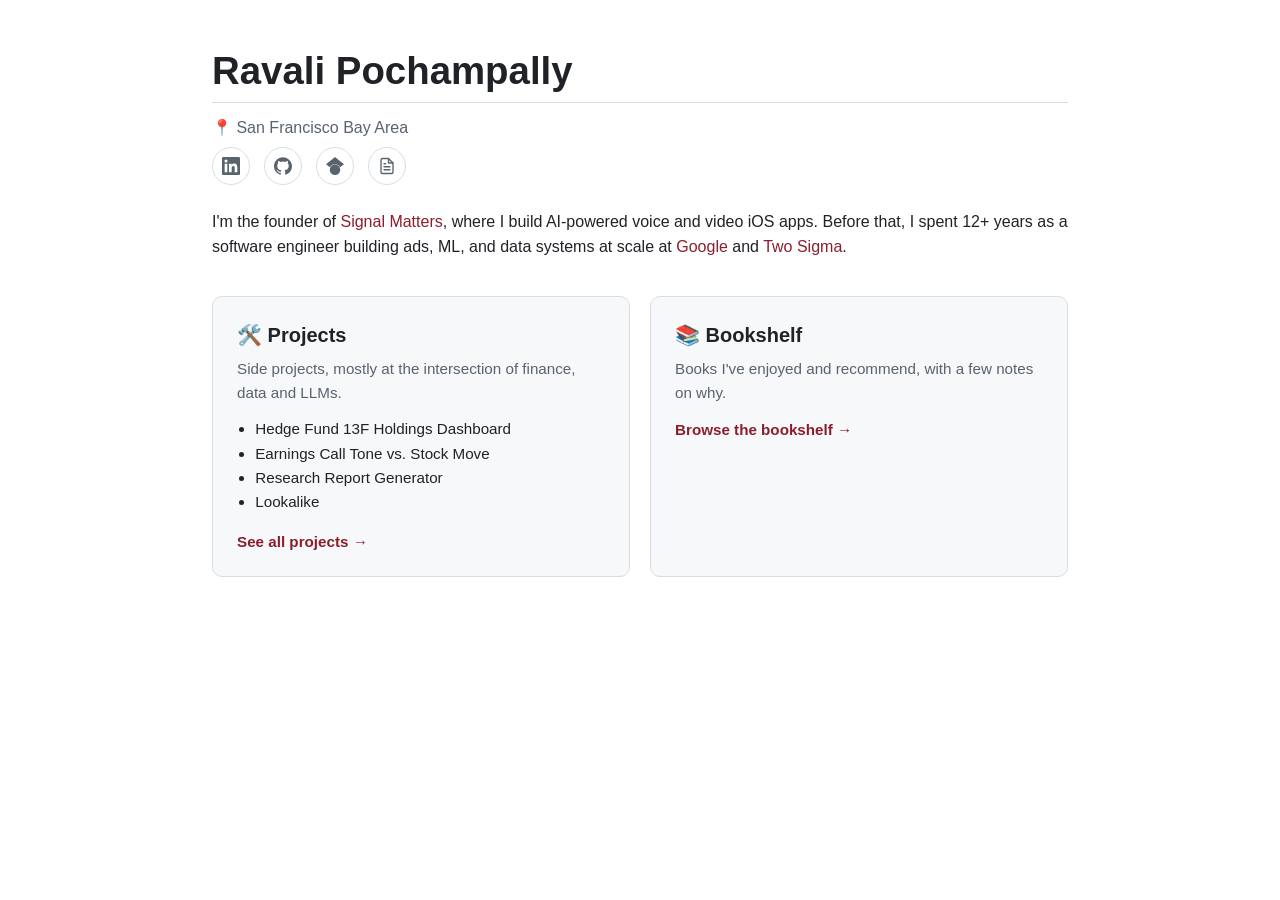
<file: index.html>
<!DOCTYPE html>
<html lang="en">
<head>
  <meta charset="utf-8">
  <meta name="viewport" content="width=device-width, initial-scale=1">
  <title>Ravali Pochampally · Software Engineer &amp; Founder of Signal Matters</title>
  <meta name="description" content="Ravali Pochampally is a software engineer and the founder of Signal Matters, building AI-powered voice and video iOS apps. Previously 12+ years at Google and Two Sigma building ads, ML, and data systems.">
  <meta name="author" content="Ravali Pochampally">
  <meta name="robots" content="index, follow">
  <link rel="canonical" href="https://ravalip.com/">
  <link rel="icon" href="favicon.svg" type="image/svg+xml">

  <!-- Link previews (LinkedIn, Slack, iMessage, X, etc.) -->
  <meta property="og:type" content="profile">
  <meta property="og:site_name" content="Ravali Pochampally">
  <meta property="og:title" content="Ravali Pochampally · Software Engineer &amp; Founder of Signal Matters">
  <meta property="og:description" content="Founder of Signal Matters, building AI-powered voice and video iOS apps. Previously 12+ years at Google and Two Sigma.">
  <meta property="og:url" content="https://ravalip.com/">
  <meta property="og:image" content="https://ravalip.com/images/og-card.png">
  <meta property="og:image:width" content="1200">
  <meta property="og:image:height" content="630">
  <meta property="og:image:alt" content="Ravali Pochampally · Software Engineer & Founder of Signal Matters">
  <meta property="profile:first_name" content="Ravali">
  <meta property="profile:last_name" content="Pochampally">
  <meta name="twitter:card" content="summary_large_image">
  <meta name="twitter:title" content="Ravali Pochampally · Software Engineer &amp; Founder of Signal Matters">
  <meta name="twitter:description" content="Founder of Signal Matters, building AI-powered voice and video iOS apps. Previously 12+ years at Google and Two Sigma.">
  <meta name="twitter:image" content="https://ravalip.com/images/og-card.png">

  <!-- Structured data: tells search engines this page is about a person, and which profiles are hers -->
  <script type="application/ld+json">
  {
    "@context": "https://schema.org",
    "@type": "ProfilePage",
    "url": "https://ravalip.com/",
    "mainEntity": {
      "@type": "Person",
      "@id": "https://ravalip.com/#person",
      "name": "Ravali Pochampally",
      "givenName": "Ravali",
      "familyName": "Pochampally",
      "url": "https://ravalip.com/",
      "jobTitle": "Founder & Software Engineer",
      "description": "Software engineer and founder of Signal Matters, building AI-powered voice and video iOS apps. Previously at Google and Two Sigma.",
      "worksFor": { "@type": "Organization", "name": "Signal Matters", "url": "https://www.signalmatter.ai/" },
      "alumniOf": [
        { "@type": "CollegeOrUniversity", "name": "University of Massachusetts Amherst" },
        { "@type": "CollegeOrUniversity", "name": "IIIT Hyderabad" }
      ],
      "homeLocation": { "@type": "Place", "name": "San Francisco Bay Area" },
      "knowsAbout": ["Software engineering", "Machine learning", "Ads systems", "Data systems", "LLMs", "iOS apps"],
      "sameAs": [
        "https://www.linkedin.com/in/rpoc",
        "https://github.com/rphere",
        "https://scholar.google.com/citations?user=MeEMOB8AAAAJ"
      ]
    }
  }
  </script>

  <link rel="stylesheet" href="css/site.css">
</head>
<body>
  <div class="page">
    <header>
      <h1>Ravali Pochampally</h1>
      <p class="location">📍 San Francisco Bay Area</p>
      <nav class="social" aria-label="Profiles">
        <a href="https://www.linkedin.com/in/rpoc" title="LinkedIn" aria-label="LinkedIn" rel="me">
          <svg viewBox="0 0 24 24" aria-hidden="true"><path d="M20.45 20.45h-3.55v-5.57c0-1.33-.03-3.04-1.85-3.04-1.85 0-2.14 1.45-2.14 2.94v5.67H9.35V9h3.41v1.56h.05c.48-.9 1.64-1.85 3.37-1.85 3.6 0 4.27 2.37 4.27 5.46v6.28zM5.34 7.43a2.06 2.06 0 1 1 0-4.13 2.06 2.06 0 0 1 0 4.13zM7.12 20.45H3.56V9h3.56v11.45zM22.22 0H1.77C.79 0 0 .77 0 1.73v20.54C0 23.23.79 24 1.77 24h20.45c.98 0 1.78-.77 1.78-1.73V1.73C24 .77 23.2 0 22.22 0z"/></svg>
        </a>
        <a href="https://github.com/rphere" title="GitHub" aria-label="GitHub" rel="me">
          <svg viewBox="0 0 24 24" aria-hidden="true"><path d="M12 .3a12 12 0 0 0-3.8 23.38c.6.12.83-.26.83-.57l-.02-2.04c-3.34.72-4.04-1.61-4.04-1.61-.55-1.39-1.34-1.76-1.34-1.76-1.09-.74.08-.73.08-.73 1.2.09 1.84 1.24 1.84 1.24 1.07 1.83 2.8 1.3 3.49 1 .11-.78.42-1.3.76-1.6-2.67-.3-5.47-1.33-5.47-5.93 0-1.31.47-2.38 1.24-3.22-.14-.3-.54-1.52.1-3.18 0 0 1-.32 3.3 1.23a11.5 11.5 0 0 1 6 0c2.28-1.55 3.29-1.23 3.29-1.23.64 1.66.24 2.88.12 3.18a4.65 4.65 0 0 1 1.23 3.22c0 4.61-2.8 5.63-5.48 5.92.42.36.81 1.1.81 2.22l-.01 3.29c0 .31.2.69.82.57A12 12 0 0 0 12 .3z"/></svg>
        </a>
        <a href="https://scholar.google.com/citations?user=MeEMOB8AAAAJ&amp;hl=en" title="Google Scholar" aria-label="Google Scholar" rel="me">
          <svg viewBox="0 0 24 24" aria-hidden="true"><path d="M5.24 13.77 0 9.5 12 0l12 9.5-5.24 4.27A7.47 7.47 0 0 0 12 9.5a7.47 7.47 0 0 0-6.76 4.27zM12 10a7 7 0 1 0 0 14 7 7 0 0 0 0-14z"/></svg>
        </a>
        <a href="Ravali_Pochampally_Resume.pdf" title="Resume (PDF)" aria-label="Resume (PDF)">
          <svg viewBox="0 0 24 24" aria-hidden="true" fill="none" stroke="currentColor" stroke-width="1.8" stroke-linecap="round" stroke-linejoin="round"><path d="M14 2H6a2 2 0 0 0-2 2v16a2 2 0 0 0 2 2h12a2 2 0 0 0 2-2V8z"/><path d="M14 2v6h6"/><path d="M8 13h8M8 17h8M8 9h2"/></svg>
        </a>
      </nav>
    </header>

    <main>
      <p class="lede">I'm the founder of <a href="https://www.signalmatter.ai/">Signal Matters</a>, where I build AI-powered voice and video iOS apps. Before that, I spent 12+ years as a software engineer building ads, ML, and data systems at scale at <a href="https://about.google/">Google</a> and <a href="https://www.twosigma.com/">Two Sigma</a>.</p>

      <div class="panels">
        <a class="panel" href="projects.html">
          <h2>🛠️ Projects</h2>
          <p>Side projects, mostly at the intersection of finance, data and LLMs.</p>
          <ul>
            <li>Hedge Fund 13F Holdings Dashboard</li>
            <li>Earnings Call Tone vs. Stock Move</li>
            <li>Research Report Generator</li>
            <li>Lookalike</li>
          </ul>
          <span class="go">See all projects →</span>
        </a>

        <a class="panel" href="bookshelf.html">
          <h2>📚 Bookshelf</h2>
          <p>Books I've enjoyed and recommend, with a few notes on why.</p>
          <span class="go">Browse the bookshelf →</span>
        </a>
      </div>
    </main>
  </div>
</body>
</html>
</file>
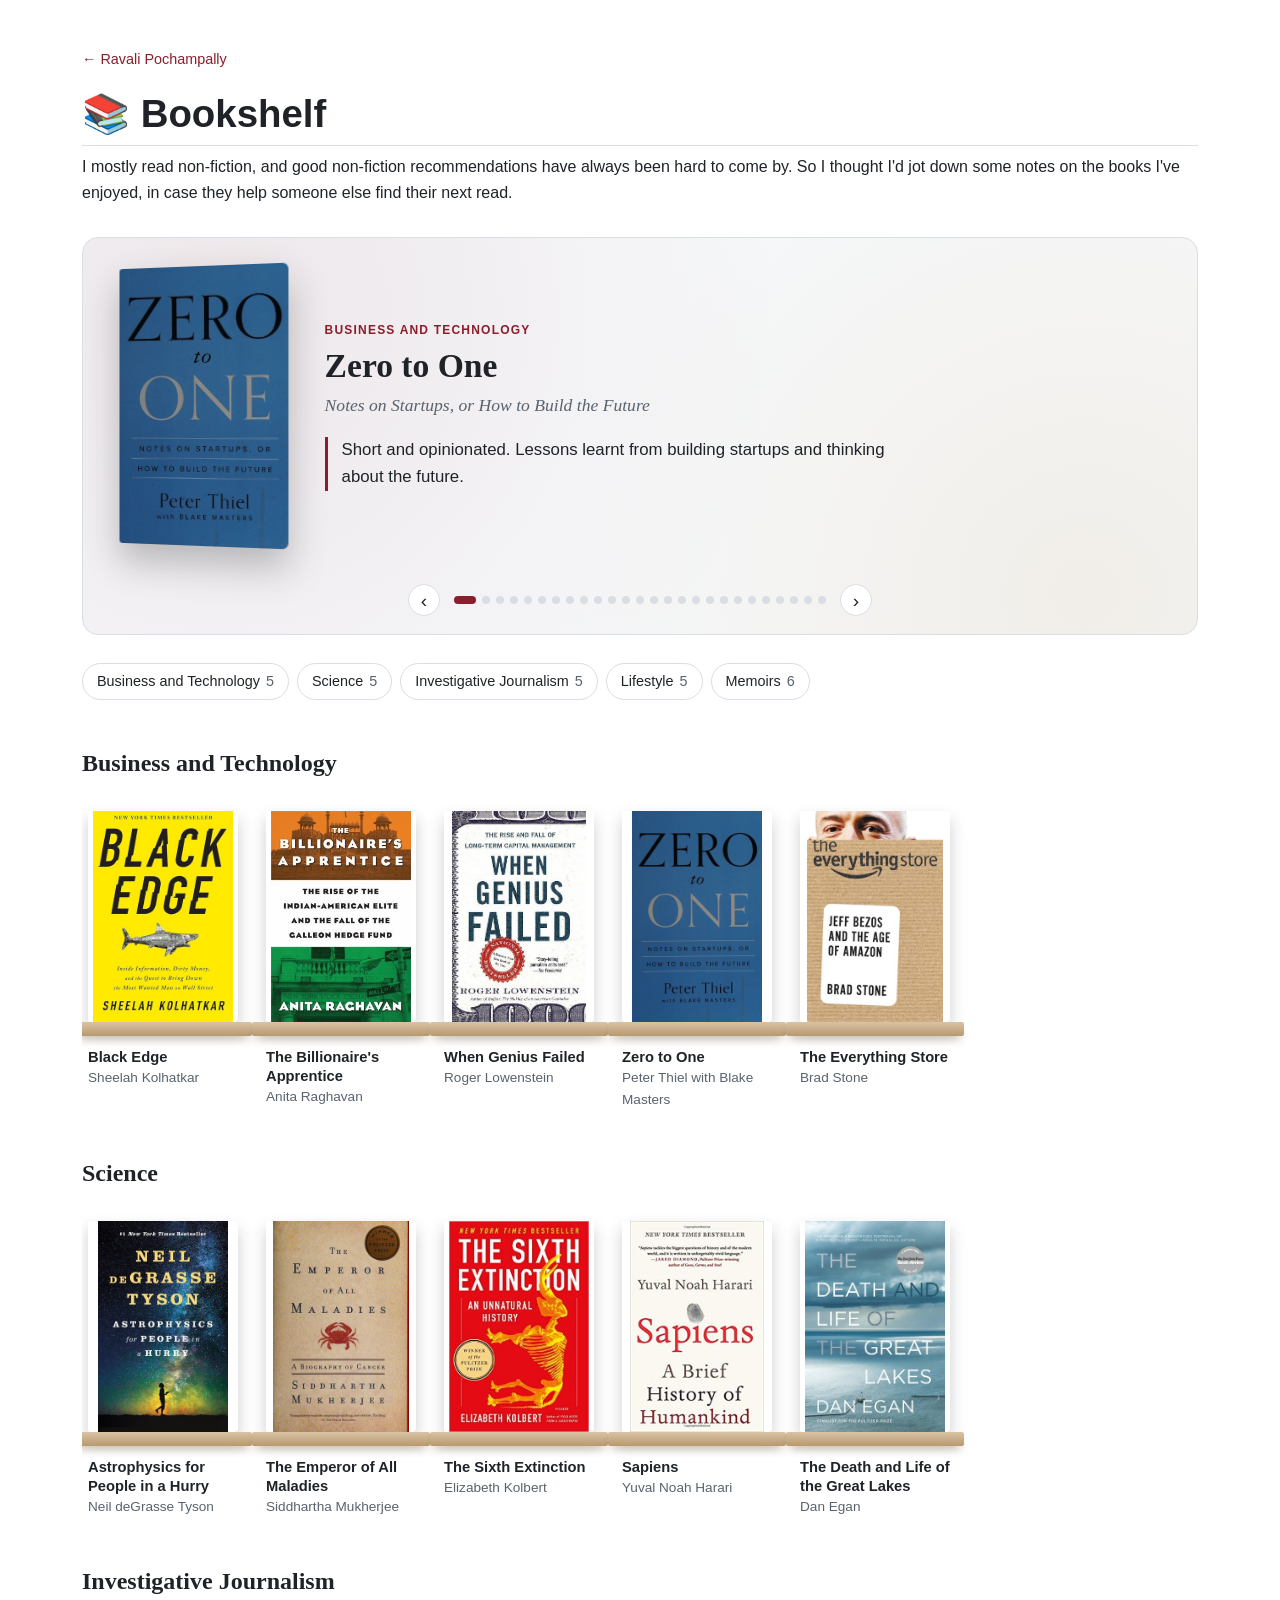
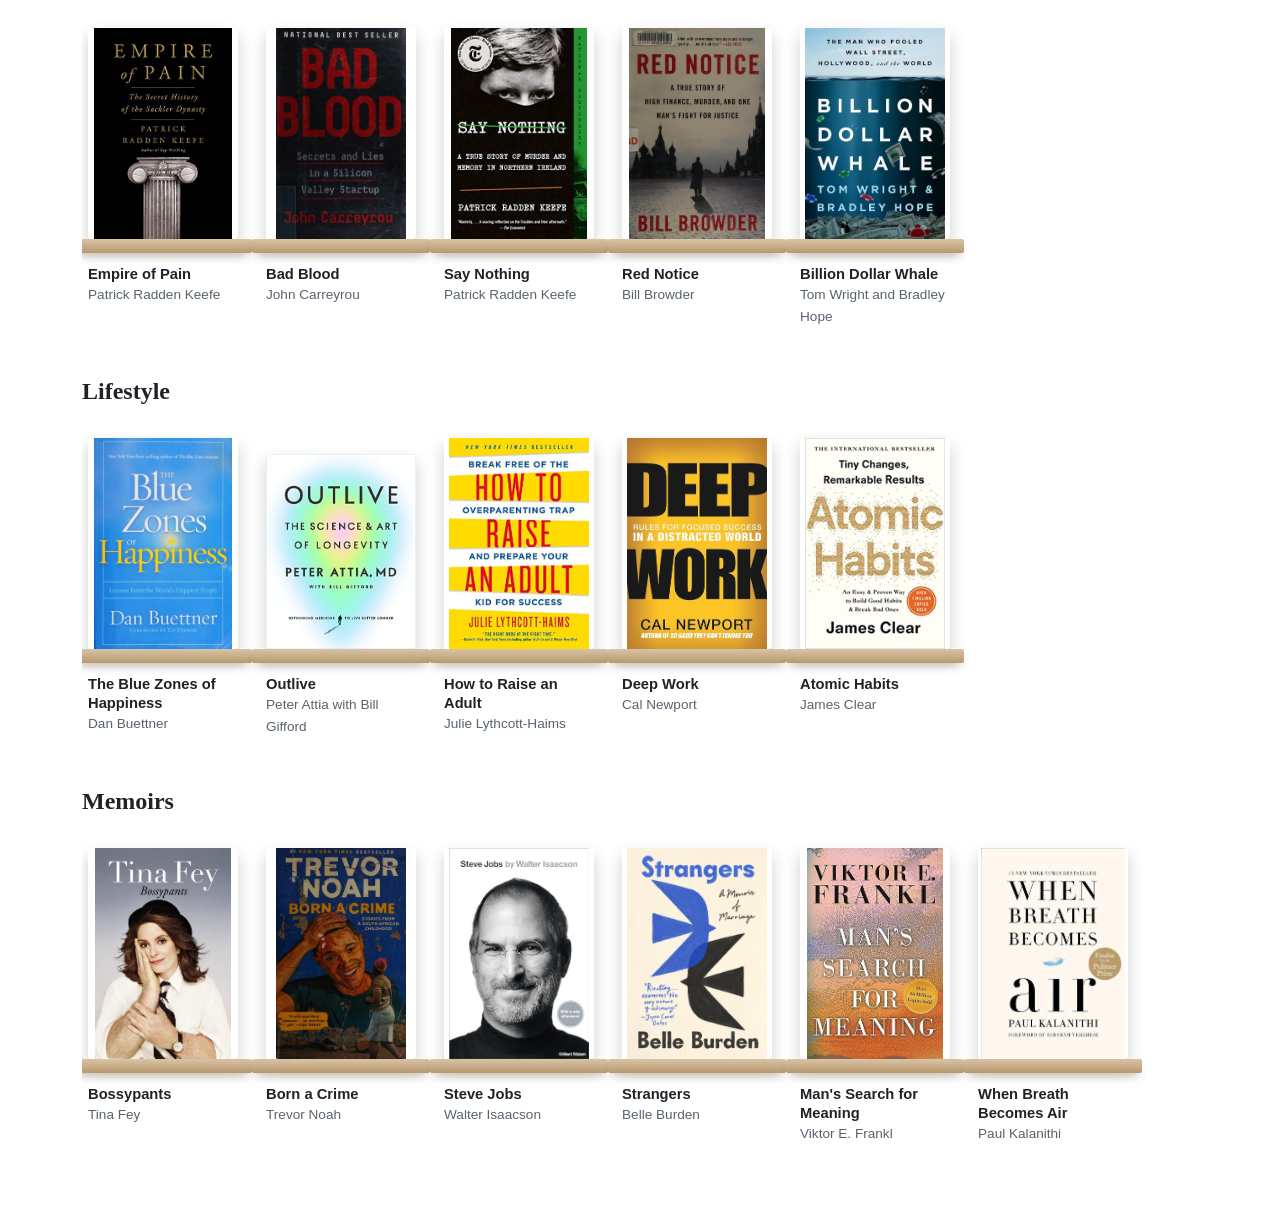
<file: bookshelf.html>
<!DOCTYPE html>
<html lang="en">
<head>
  <meta charset="utf-8">
  <meta name="viewport" content="width=device-width, initial-scale=1">
  <title>Bookshelf · Ravali Pochampally</title>
  <meta name="description" content="Non-fiction books Ravali Pochampally has enjoyed and recommends: business and technology, science, investigative journalism, lifestyle and memoirs.">
  <link rel="canonical" href="https://ravalip.com/bookshelf.html">
  <link rel="icon" href="favicon.svg" type="image/svg+xml">
  <link rel="stylesheet" href="css/site.css">
</head>
<body>
  <div class="page page-wide">
    <p class="crumb"><a href="./">← Ravali Pochampally</a></p>
    <h1>📚 Bookshelf</h1>
    <p class="lede">I mostly read non-fiction, and good non-fiction recommendations have always been hard to come by. So I thought I'd jot down some notes on the books I've enjoyed, in case they help someone else find their next read.</p>

    <!-- Rotating spotlight: filled in from the BOOKS list below -->
    <section class="spotlight" aria-roledescription="carousel" aria-label="Featured books">
      <div class="spot-stage" id="spot-stage" aria-live="polite"></div>
      <div class="spot-controls">
        <button class="spot-btn" id="spot-prev" aria-label="Previous book">‹</button>
        <div class="spot-dots" id="spot-dots" role="tablist"></div>
        <button class="spot-btn" id="spot-next" aria-label="Next book">›</button>
      </div>
    </section>

    <nav class="shelf-nav" id="shelf-nav" aria-label="Sections"></nav>

    <!-- Shelves: one per section, filled in from the BOOKS list below -->
    <div id="shelves"></div>
  </div>

  <script>
    /*
      To add a book: add a line to the right section below.
      cover = file in images/books/, sub = subtitle (optional), isbn = 13-digit ISBN.
      note = your snippet, shown in the spotlight at the top (leave "" to show none).
      Links go to that edition on Bookshop.org. To use a different page, add url: "https://...".
    */
    const BOOKS = [
      { section: "Business and Technology", items: [
        { title: "Black Edge", sub: "Inside Information, Dirty Money, and the Quest to Bring Down the Most Wanted Man on Wall Street", author: "Sheelah Kolhatkar", cover: "black-edge", isbn: "9780812985795", note: "How the SEC and FBI spent years trying to catch Steve Cohen and SAC Capital, and why it was so hard to make the case stick." },
        { title: "The Billionaire's Apprentice", sub: "The Rise of the Indian-American Elite and the Fall of the Galleon Hedge Fund", author: "Anita Raghavan", cover: "billionaires-apprentice", isbn: "9781455504039", note: "The Galleon insider trading case, where the accused, Raj Rajaratnam and Rajat Gupta, and the prosecutor, Preet Bharara, were all South Asian immigrants. It doubles as a portrait of a generation that rose to the top of Wall Street and corporate America." },
        { title: "When Genius Failed", sub: "The Rise and Fall of Long-Term Capital Management", author: "Roger Lowenstein", cover: "when-genius-failed", isbn: "9780375758256", note: "Two Nobel laureates, a team of star traders, and a fund that nearly took down Wall Street in 1998. Fascinating case study of when mathematical models can lead you astray." },
        { title: "Zero to One", sub: "Notes on Startups, or How to Build the Future", author: "Peter Thiel with Blake Masters", cover: "zero-to-one", isbn: "9780804139298", note: "Short and opinionated. Lessons learnt from building startups and thinking about the future." },
        { title: "The Everything Store", sub: "Jeff Bezos and the Age of Amazon", author: "Brad Stone", cover: "everything-store", isbn: "9780316219266", note: "Amazon's rise from an online bookstore, and the fascinating early history of the iconic company." },
      ]},
      { section: "Science", items: [
        { title: "Astrophysics for People in a Hurry", author: "Neil deGrasse Tyson", cover: "astrophysics", isbn: "9780393609394", note: "The universe in about 200 pages. Each chapter is short enough to read in one sitting." },
        { title: "The Emperor of All Maladies", sub: "A Biography of Cancer", author: "Siddhartha Mukherjee", cover: "emperor-of-all-maladies", isbn: "9781439170915", note: "A history of cancer written like a biography, with as much about the doctors and patients as the science." },
        { title: "The Sixth Extinction", sub: "An Unnatural History", author: "Elizabeth Kolbert", cover: "sixth-extinction", isbn: "9781250062185", note: "Kolbert visits reefs, rainforests and labs to show an extinction that is happening now, not someday." },
        { title: "Sapiens", sub: "A Brief History of Humankind", author: "Yuval Noah Harari", cover: "sapiens", isbn: "9780062316097", note: "All of human history built around one idea. We're the only species that cooperates through shared stories like money, nations and religion." },
        { title: "The Death and Life of the Great Lakes", author: "Dan Egan", cover: "death-and-life-great-lakes", isbn: "9780393355550", url: "https://bookshop.org/p/books/the-death-and-life-of-the-great-lakes-dan-egan/406b91a2994bd4eb?ean=9780393355550", note: "How invasive mussels, shipping canals and farm runoff remade the Great Lakes. Much more gripping than a book about lakes has any right to be." },
      ]},
      { section: "Investigative Journalism", items: [
        { title: "Empire of Pain", sub: "The Secret History of the Sackler Dynasty", author: "Patrick Radden Keefe", cover: "empire-of-pain", isbn: "9780385545686", note: "Three generations of the Sackler family, from marketing Valium to selling OxyContin. Infuriating, and meticulously reported." },
        { title: "Bad Blood", sub: "Secrets and Lies in a Silicon Valley Startup", author: "John Carreyrou", cover: "bad-blood", isbn: "9781524731656", note: "The Theranos story from the WSJ reporter who broke it. Every chapter makes you wonder how nobody stopped it sooner." },
        { title: "Say Nothing", sub: "A True Story of Murder and Memory in Northern Ireland", author: "Patrick Radden Keefe", cover: "say-nothing", isbn: "9780307279286", note: "Starts with a mother of ten taken from her Belfast home in 1972 and widens into a gripping story of the Troubles, where silence is the ultimate survival tactic." },
        { title: "Red Notice", sub: "A True Story of High Finance, Murder, and One Man's Fight for Justice", author: "Bill Browder", cover: "red-notice", isbn: "9781476755748", note: "An investor uncovers a massive tax fraud in Russia, and his lawyer dies in prison for it. The story behind the Magnitsky Act." },
        { title: "Billion Dollar Whale", sub: "The Man Who Fooled Wall Street, Hollywood, and the World", author: "Tom Wright and Bradley Hope", cover: "billion-dollar-whale", isbn: "9780316436472", url: "https://bookshop.org/p/books/billion-dollar-whale-the-man-who-fooled-wall-street-hollywood-and-the-world-bradley-hope/942546a451bd9199?ean=9780316436472", note: "How Jho Low siphoned billions from Malaysia's 1MDB fund and spent it on yachts, parties and a Hollywood movie." },
      ]},
      { section: "Lifestyle", items: [
        { title: "The Blue Zones of Happiness", sub: "Lessons from the World's Happiest People", author: "Dan Buettner", cover: "blue-zones-happiness", isbn: "9781426218484", note: "Buettner studies the places where people are happiest and boils it down to things you can actually change, like where you live, who you spend time with and how you work." },
        { title: "Outlive", sub: "The Science and Art of Longevity", author: "Peter Attia with Bill Gifford", cover: "outlive", isbn: "9780593236598", note: "A practical take on living longer and living better. The chapters on exercise, strength training, and glucose monitoring are helpful." },
        { title: "How to Raise an Adult", sub: "Break Free of the Overparenting Trap and Prepare Your Kid for Success", author: "Julie Lythcott-Haims", cover: "how-to-raise-an-adult", isbn: "9781627791779", note: "Written by a former Stanford dean of freshmen who saw the negative effects of overparenting up close." },
        { title: "Deep Work", sub: "Rules for Focused Success in a Distracted World", author: "Cal Newport", cover: "deep-work", isbn: "9781455586691", note: "A clear case for long, undistracted stretches of focus, with concrete ways to get more of them." },
        { title: "Atomic Habits", sub: "An Easy & Proven Way to Build Good Habits & Break Bad Ones", author: "James Clear", cover: "atomic-habits", isbn: "9780735211292", url: "https://bookshop.org/p/books/atomic-habits-an-easy-proven-way-to-build-good-habits-break-bad-ones-james-clear/072529306f5772fe?ean=9780735211292", note: "The idea of building habits that stick by making small shifts in your lifestyle." },
      ]},
      { section: "Memoirs", items: [
        { title: "Bossypants", author: "Tina Fey", cover: "bossypants", isbn: "9780316056861", note: "Tina Fey on growing up, SNL and 30 Rock. Very funny, and sharper about work than you'd expect." },
        { title: "Born a Crime", sub: "Stories from a South African Childhood", author: "Trevor Noah", cover: "born-a-crime", isbn: "9780399588198", note: "Trevor Noah's childhood in apartheid South Africa, where his very existence was illegal. Check out the audiobook for Noah's narration, which adds a lot of humor and context." },
        { title: "Steve Jobs", author: "Walter Isaacson", cover: "steve-jobs", isbn: "9781451648539", note: "The biography of Steve Jobs, based on extensive interviews with him and those around him. It captures his vision, drive, and complexity." },
        { title: "Strangers", sub: "A Memoir of a Marriage", author: "Belle Burden", cover: "strangers", isbn: "9780593733318", note: "A memoir about a long marriage that ended without warning, and realizing how little she knew the person she'd married." },
        { title: "Man's Search for Meaning", author: "Viktor E. Frankl", cover: "mans-search-for-meaning", isbn: "9780807014271", note: "Deeply moving account of Frankl's experiences in the Nazi camps, and his argument that meaning, more than pleasure, is what keeps people going." },
        { title: "When Breath Becomes Air", author: "Paul Kalanithi", cover: "when-breath-becomes-air", isbn: "9780812988406", note: "A young neurosurgeon writes about his own terminal cancer diagnosis. Short, and very hard to forget." },
      ]},
    ];

    const esc = s => String(s).replace(/[&<>"']/g, c => ({ "&": "&amp;", "<": "&lt;", ">": "&gt;", '"': "&quot;", "'": "&#39;" }[c]));
    const slug = s => s.toLowerCase().replace(/[^a-z0-9]+/g, "-").replace(/^-|-$/g, "");
    const link = b => b.url || "https://bookshop.org/book/" + b.isbn;
    const img = b => "images/books/" + b.cover + ".jpg";

    // ---------- Shelves ----------
    const shelves = document.getElementById("shelves");
    const nav = document.getElementById("shelf-nav");
    BOOKS.forEach(group => {
      const id = slug(group.section);
      nav.insertAdjacentHTML("beforeend", `<a class="chip" href="#${id}">${esc(group.section)} <span>${group.items.length}</span></a>`);
      shelves.insertAdjacentHTML("beforeend", `
        <section class="shelf" id="${id}">
          <h2>${esc(group.section)}</h2>
          <div class="shelf-row">
            ${group.items.map(b => `
              <a class="book" href="${link(b)}" target="_blank" rel="noopener" title="${esc(b.title)}${b.sub ? ": " + esc(b.sub) : ""}, by ${esc(b.author)}">
                <span class="cover"><img src="${img(b)}" alt="Cover of ${esc(b.title)}" loading="lazy"></span>
                <span class="book-title">${esc(b.title)}</span>
                <span class="book-author">${esc(b.author)}</span>
              </a>`).join("")}
          </div>
        </section>`);
    });

    // ---------- Spotlight (rotates through every book) ----------
    const all = BOOKS.flatMap(g => g.items.map(b => ({ ...b, section: g.section })));
    // Shuffle so each visit starts somewhere different.
    for (let i = all.length - 1; i > 0; i--) { const j = Math.floor(Math.random() * (i + 1)); [all[i], all[j]] = [all[j], all[i]]; }

    const stage = document.getElementById("spot-stage");
    const dots = document.getElementById("spot-dots");
    all.forEach((b, i) => dots.insertAdjacentHTML("beforeend",
      `<button class="spot-dot" role="tab" aria-label="${esc(b.title)}" data-i="${i}"></button>`));

    let cur = 0, timer = null;
    const reduce = window.matchMedia("(prefers-reduced-motion: reduce)").matches;

    function show(i) {
      cur = (i + all.length) % all.length;
      const b = all[cur];
      stage.innerHTML = `
        <a class="spot-card" href="${link(b)}" target="_blank" rel="noopener">
          <span class="spot-cover"><img src="${img(b)}" alt="Cover of ${esc(b.title)}"></span>
          <span class="spot-text">
            <span class="spot-cat">${esc(b.section)}</span>
            <span class="spot-title">${esc(b.title)}</span>
            ${b.sub ? `<span class="spot-sub">${esc(b.sub)}</span>` : ""}
            ${b.note ? `<span class="spot-note">${esc(b.note)}</span>` : ""}
          </span>
        </a>`;
      dots.querySelectorAll(".spot-dot").forEach((d, k) => d.setAttribute("aria-selected", k === cur));
    }
    function start() { if (!reduce) { stop(); timer = setInterval(() => show(cur + 1), 4500); } }
    function stop() { clearInterval(timer); timer = null; }

    document.getElementById("spot-prev").onclick = () => { show(cur - 1); start(); };
    document.getElementById("spot-next").onclick = () => { show(cur + 1); start(); };
    dots.onclick = e => { const d = e.target.closest(".spot-dot"); if (d) { show(+d.dataset.i); start(); } };
    const spot = document.querySelector(".spotlight");
    spot.addEventListener("mouseenter", stop);
    spot.addEventListener("mouseleave", start);
    spot.addEventListener("focusin", stop);
    spot.addEventListener("focusout", start);

    show(0);
    start();
  </script>
</body>
</html>
</file>
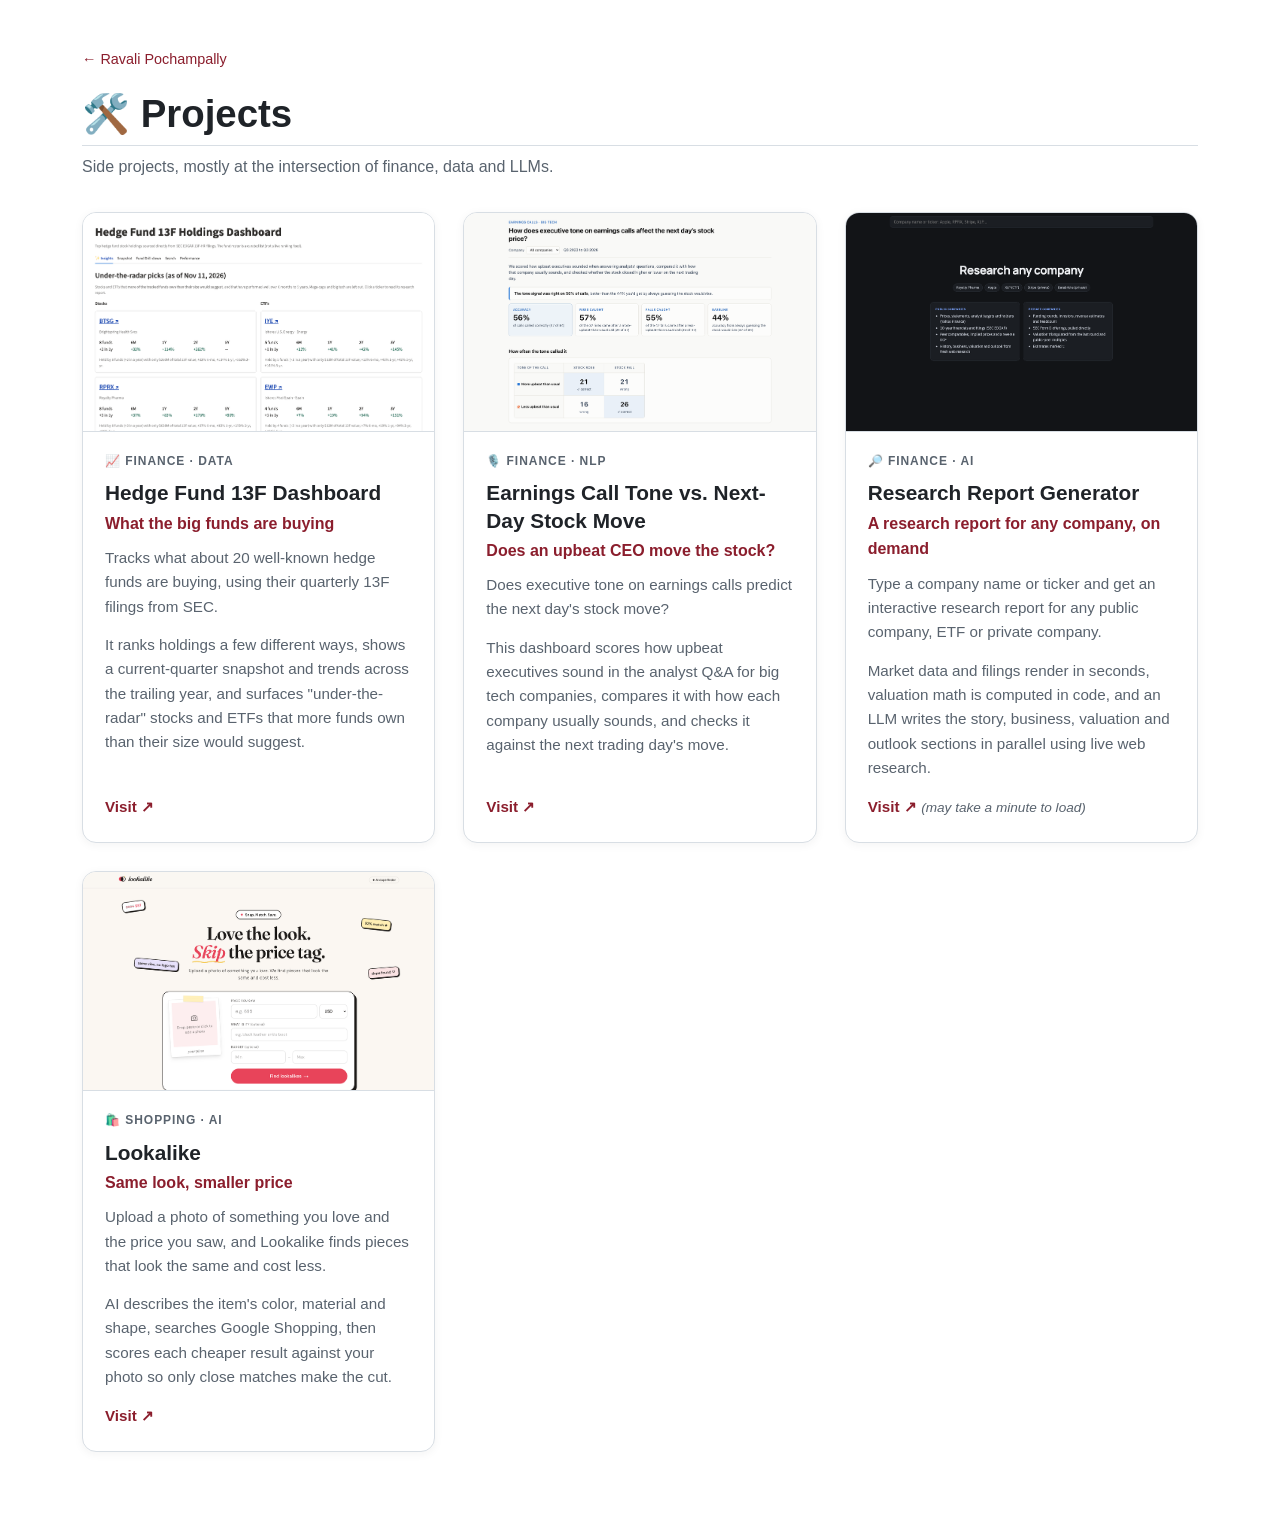
<file: projects.html>
<!DOCTYPE html>
<html lang="en">
<head>
  <meta charset="utf-8">
  <meta name="viewport" content="width=device-width, initial-scale=1">
  <title>Projects · Ravali Pochampally</title>
  <meta name="description" content="Side projects by Ravali Pochampally: hedge fund 13F tracker, earnings call tone analysis, an on-demand company research report generator, and Lookalike, an AI dupe finder.">
  <link rel="canonical" href="https://ravalip.com/projects.html">
  <link rel="icon" href="favicon.svg" type="image/svg+xml">
  <link rel="stylesheet" href="css/site.css">
</head>
<body>
  <div class="page page-wide">
    <p class="crumb"><a href="./">← Ravali Pochampally</a></p>
    <h1>🛠️ Projects</h1>
    <p class="lede muted">Side projects, mostly at the intersection of finance, data and LLMs.</p>

    <div class="tiles">
      <a class="tile" href="https://13f-analysis.streamlit.app/" target="_blank" rel="noopener">
        <img class="tile-shot" src="images/projects/13f.png" alt="Screenshot of the Hedge Fund 13F Holdings Dashboard showing under-the-radar stock and ETF picks" loading="lazy">
        <div class="tile-body">
          <p class="tile-cat">📈 Finance · Data</p>
          <h2>Hedge Fund 13F Dashboard</h2>
          <p class="tile-tag">What the big funds are buying</p>
          <p>Tracks what about 20 well-known hedge funds are buying, using their quarterly 13F filings from SEC.</p>
          <p>It ranks holdings a few different ways, shows a current-quarter snapshot and trends across the trailing year, and surfaces "under-the-radar" stocks and ETFs that more funds own than their size would suggest.</p>
          <div class="tile-foot">
            <span class="tile-visit">Visit ↗</span>
          </div>
        </div>
      </a>

      <a class="tile" href="https://rphere.github.io/earnings-tone/" target="_blank" rel="noopener">
        <img class="tile-shot" src="images/projects/earnings-tone.png" alt="Screenshot of the earnings call tone dashboard showing accuracy, rises caught, falls caught and baseline" loading="lazy">
        <div class="tile-body">
          <p class="tile-cat">🎙️ Finance · NLP</p>
          <h2>Earnings Call Tone vs. Next-Day Stock Move</h2>
          <p class="tile-tag">Does an upbeat CEO move the stock?</p>
          <p>Does executive tone on earnings calls predict the next day's stock move?</p>
          <p>This dashboard scores how upbeat executives sound in the analyst Q&amp;A for big tech companies, compares it with how each company usually sounds, and checks it against the next trading day's move.</p>
          <div class="tile-foot">
            <span class="tile-visit">Visit ↗</span>
          </div>
        </div>
      </a>

      <a class="tile" href="https://research-reports-1733.onrender.com/" target="_blank" rel="noopener">
        <img class="tile-shot" src="images/projects/research-report.png" alt="Screenshot of the Research any company search page" loading="lazy">
        <div class="tile-body">
          <p class="tile-cat">🔎 Finance · AI</p>
          <h2>Research Report Generator</h2>
          <p class="tile-tag">A research report for any company, on demand</p>
          <p>Type a company name or ticker and get an interactive research report for any public company, ETF or private company.</p>
          <p>Market data and filings render in seconds, valuation math is computed in code, and an LLM writes the story, business, valuation and outlook sections in parallel using live web research.</p>
          <div class="tile-foot">
            <span class="tile-visit">Visit ↗</span> <span class="tile-note">(may take a minute to load)</span>
          </div>
        </div>
      </a>

      <a class="tile" href="https://lookalike-production-73f65f64.up.railway.app/" target="_blank" rel="noopener">
        <img class="tile-shot" src="images/projects/lookalike.png" alt="Screenshot of Lookalike, an AI dupe finder: upload a photo and the price you saw" loading="lazy">
        <div class="tile-body">
          <p class="tile-cat">🛍️ Shopping · AI</p>
          <h2>Lookalike</h2>
          <p class="tile-tag">Same look, smaller price</p>
          <p>Upload a photo of something you love and the price you saw, and Lookalike finds pieces that look the same and cost less.</p>
          <p>AI describes the item's color, material and shape, searches Google Shopping, then scores each cheaper result against your photo so only close matches make the cut.</p>
          <div class="tile-foot">
            <span class="tile-visit">Visit ↗</span>
          </div>
        </div>
      </a>
    </div>

  </div>
</body>
</html>
</file>
<file: css/site.css>
:root {
  --text: #1f2328;
  --muted: #59636e;
  --accent: #8b1e2d;
  --rule: #d8dee4;
  --bg: #ffffff;
  --panel: #f6f8fa;
  --star: #b7791f;
}
* { box-sizing: border-box; }
html { -webkit-text-size-adjust: 100%; }
body {
  margin: 0;
  background: var(--bg);
  color: var(--text);
  font: 16px/1.6 -apple-system, BlinkMacSystemFont, "Segoe UI", "Noto Sans", Helvetica, Arial, sans-serif;
}
a { color: var(--accent); text-decoration: none; }
a:hover { text-decoration: underline; }

.page {
  max-width: 920px;
  margin: 0 auto;
  padding: 48px 32px 64px;
}

/* ---------- Header ---------- */
.crumb {
  font-size: 0.9rem;
  margin: 0 0 20px;
}
h1 {
  font-size: 2.4rem;
  line-height: 1.2;
  margin: 0 0 8px;
  padding-bottom: 8px;
  border-bottom: 1px solid var(--rule);
}
.contact {
  list-style: none;
  padding: 0;
  margin: 12px 0 24px;
  color: var(--muted);
}
.contact li { margin: 2px 0; }
.location { margin: 12px 0 6px; color: var(--muted); }
.social {
  display: flex;
  gap: 14px;
  margin: 0 0 24px;
}
.social a {
  display: inline-flex;
  align-items: center;
  justify-content: center;
  width: 38px;
  height: 38px;
  border: 1px solid var(--rule);
  border-radius: 50%;
  color: var(--muted);
  transition: color 0.15s, border-color 0.15s, transform 0.15s;
}
.social a:hover {
  color: var(--accent);
  border-color: var(--accent);
  transform: translateY(-2px);
}
.social svg { width: 18px; height: 18px; fill: currentColor; }
.social svg[fill="none"] { fill: none; }
.lede { margin: 0 0 8px; }
.muted { color: var(--muted); }

h2 {
  font-size: 1.5rem;
  margin: 40px 0 16px;
  padding-bottom: 6px;
  border-bottom: 1px solid var(--rule);
}

/* ---------- Home: panels that link to their own pages ---------- */
.panels {
  display: grid;
  grid-template-columns: repeat(2, minmax(0, 1fr));
  gap: 20px;
  margin-top: 36px;
}
.panel {
  display: block;
  color: inherit;
  background: var(--panel);
  border: 1px solid var(--rule);
  border-radius: 10px;
  padding: 22px 24px;
  transition: border-color 0.15s, box-shadow 0.15s, transform 0.15s;
}
.panel:hover {
  text-decoration: none;
  border-color: var(--accent);
  box-shadow: 0 4px 14px rgba(31, 35, 40, 0.08);
  transform: translateY(-2px);
}
.panel h2 {
  font-size: 1.25rem;
  margin: 0 0 6px;
  padding: 0;
  border: 0;
}
.panel p { margin: 0 0 12px; color: var(--muted); font-size: 0.95rem; }
.panel ul { margin: 0 0 14px; padding-left: 1.2em; font-size: 0.95rem; }
.panel .go { color: var(--accent); font-weight: 600; font-size: 0.95rem; }

/* ---------- Projects page: clickable tiles ---------- */
.page-wide { max-width: 1180px; }
.tiles {
  display: grid;
  grid-template-columns: repeat(auto-fill, minmax(320px, 1fr));
  gap: 28px;
  margin-top: 32px;
}
.tile {
  display: flex;
  flex-direction: column;
  color: inherit;
  background: var(--bg);
  border: 1px solid var(--rule);
  border-radius: 14px;
  overflow: hidden;
  box-shadow: 0 2px 10px rgba(31, 35, 40, 0.05);
  transition: transform 0.18s, box-shadow 0.18s, border-color 0.18s;
}
.tile:hover {
  text-decoration: none;
  transform: translateY(-4px);
  border-color: var(--accent);
  box-shadow: 0 10px 28px rgba(31, 35, 40, 0.12);
}
.tile-shot {
  display: block;
  width: 100%;
  aspect-ratio: 16 / 10;
  object-fit: cover;
  object-position: top;
  border-bottom: 1px solid var(--rule);
}
.tile-body {
  flex: 1;
  display: flex;
  flex-direction: column;
  padding: 20px 22px 22px;
}
.tile-cat {
  font-size: 0.75rem;
  font-weight: 600;
  letter-spacing: 0.08em;
  text-transform: uppercase;
  color: var(--muted);
  margin: 0 0 8px;
}
.tile h2 {
  font-size: 1.3rem;
  line-height: 1.3;
  margin: 0 0 4px;
  padding: 0;
  border: 0;
}
.tile-tag {
  color: var(--accent);
  font-weight: 600;
  margin: 0 0 10px;
}
.tile-body > p:not([class]) {
  color: var(--muted);
  font-size: 0.95rem;
  margin: 0 0 14px;
}
.tile-foot { margin-top: auto; }
.tile-note {
  font-size: 0.85rem;
  color: var(--muted);
  font-style: italic;
}
.tile-visit {
  color: var(--accent);
  font-weight: 600;
  font-size: 0.95rem;
}
.tile:hover .tile-visit { text-decoration: underline; }

/* ---------- Bookshelf page ---------- */

/* Spotlight: auto-rotating featured book */
.spotlight {
  margin: 32px 0 8px;
  padding: 28px 32px 18px;
  border: 1px solid var(--rule);
  border-radius: 16px;
  background:
    radial-gradient(circle at 12% 20%, rgba(139, 30, 45, 0.08), transparent 55%),
    radial-gradient(circle at 90% 90%, rgba(183, 121, 31, 0.08), transparent 50%),
    var(--panel);
}
.spot-stage { min-height: 300px; }
.spot-card {
  display: flex;
  gap: 36px;
  align-items: center;
  color: inherit;
  animation: spot-in 0.5s ease;
}
.spot-card:hover { text-decoration: none; }
@keyframes spot-in {
  from { opacity: 0; transform: translateX(16px); }
  to   { opacity: 1; transform: none; }
}
.spot-cover {
  flex: 0 0 auto;
  perspective: 900px;
}
.spot-cover img {
  display: block;
  height: 280px;
  width: auto;
  border-radius: 3px 6px 6px 3px;
  box-shadow: -6px 0 0 -2px rgba(0, 0, 0, 0.15) inset, 0 18px 36px rgba(31, 35, 40, 0.28);
  transform: rotateY(-14deg);
  transition: transform 0.35s ease;
}
.spot-card:hover .spot-cover img { transform: rotateY(0deg) scale(1.03); }
.spot-text { display: flex; flex-direction: column; gap: 6px; max-width: 560px; }
.spot-cat {
  font-size: 0.75rem;
  font-weight: 600;
  letter-spacing: 0.1em;
  text-transform: uppercase;
  color: var(--accent);
}
.spot-title {
  font-family: Georgia, "Times New Roman", serif;
  font-size: 2.1rem;
  font-weight: 700;
  line-height: 1.15;
}
.spot-sub { font-family: Georgia, serif; font-style: italic; font-size: 1.1rem; color: var(--muted); }
.spot-note {
  margin-top: 12px;
  padding-left: 14px;
  border-left: 3px solid var(--accent);
  font-size: 1.05rem;
  line-height: 1.6;
  color: var(--text);
}

.spot-controls {
  display: flex;
  align-items: center;
  justify-content: center;
  gap: 14px;
  margin-top: 18px;
}
.spot-btn {
  width: 32px; height: 32px;
  border-radius: 50%;
  border: 1px solid var(--rule);
  background: var(--bg);
  color: var(--text);
  font-size: 1.2rem;
  line-height: 1;
  cursor: pointer;
}
.spot-btn:hover { border-color: var(--accent); color: var(--accent); }
.spot-dots { display: flex; flex-wrap: wrap; gap: 6px; justify-content: center; }
.spot-dot {
  width: 8px; height: 8px;
  padding: 0;
  border: 0;
  border-radius: 50%;
  background: var(--rule);
  cursor: pointer;
  transition: width 0.25s, background 0.25s;
}
.spot-dot[aria-selected="true"] { width: 22px; border-radius: 4px; background: var(--accent); }

/* Section chips */
.shelf-nav {
  display: flex;
  flex-wrap: wrap;
  gap: 8px;
  margin: 28px 0 0;
}
.chip {
  padding: 6px 14px;
  border: 1px solid var(--rule);
  border-radius: 999px;
  color: var(--text);
  font-size: 0.9rem;
  background: var(--bg);
}
.chip span { color: var(--muted); margin-left: 2px; }
.chip:hover { text-decoration: none; border-color: var(--accent); color: var(--accent); }

/* Shelves: covers standing on a ledge */
.shelf { margin: 44px 0 0; scroll-margin-top: 20px; }
.shelf h2 {
  font-family: Georgia, "Times New Roman", serif;
  font-size: 1.5rem;
  margin: 0 0 18px;
  border: 0;
  padding: 0;
}
.shelf-row {
  position: relative;
  display: flex;
  gap: 28px;
  overflow-x: auto;
  scroll-snap-type: x mandatory;
  padding: 10px 6px 0;
  align-items: flex-start;
}
.book {
  flex: 0 0 150px;
  scroll-snap-align: start;
  display: flex;
  flex-direction: column;
  color: inherit;
}
.book:hover { text-decoration: none; }
.cover {
  position: relative;
  display: flex;
  align-items: flex-end;
  height: 225px;
  padding-bottom: 14px;
}
/* the ledge each cover stands on */
.cover::after {
  content: "";
  position: absolute;
  left: -14px; right: -14px; bottom: 0;
  height: 14px;
  background: linear-gradient(#d9c3a5, #b8996f);
  border-radius: 2px;
  box-shadow: 0 6px 10px -4px rgba(80, 52, 20, 0.45);
}
.cover img {
  display: block;
  width: 100%;
  max-height: 211px;
  object-fit: contain;
  object-position: bottom;
  border-radius: 2px 4px 4px 2px;
  box-shadow: 0 8px 16px rgba(31, 35, 40, 0.22);
  transform-origin: bottom center;
  transition: transform 0.25s ease, box-shadow 0.25s ease;
}
.book:hover .cover img {
  transform: translateY(-10px) rotate(-2deg);
  box-shadow: 0 18px 28px rgba(31, 35, 40, 0.28);
}
.book-title { font-weight: 600; font-size: 0.92rem; line-height: 1.3; margin-top: 12px; }
.book:hover .book-title { color: var(--accent); }
.book-author { font-size: 0.85rem; color: var(--muted); }

@media (max-width: 700px) {
  .spotlight { padding: 22px 18px 14px; }
  .spot-card { flex-direction: column; text-align: center; gap: 18px; }
  .spot-text { align-items: center; }
  .spot-cover img { height: 220px; transform: none; }
  .spot-title { font-size: 1.6rem; }
  .spot-stage { min-height: 420px; }
  .book { flex-basis: 120px; }
  .cover { height: 190px; }
  .cover img { max-height: 176px; }
}
@media (prefers-reduced-motion: reduce) {
  .spot-card { animation: none; }
  .cover img, .spot-cover img { transition: none; }
}

footer {
  margin-top: 56px;
  font-size: 0.85rem;
  color: var(--muted);
}

@media (max-width: 700px) {
  .page { padding: 32px 20px 48px; }
  .panels { grid-template-columns: 1fr; }
  h1 { font-size: 2rem; }
}
</file>
